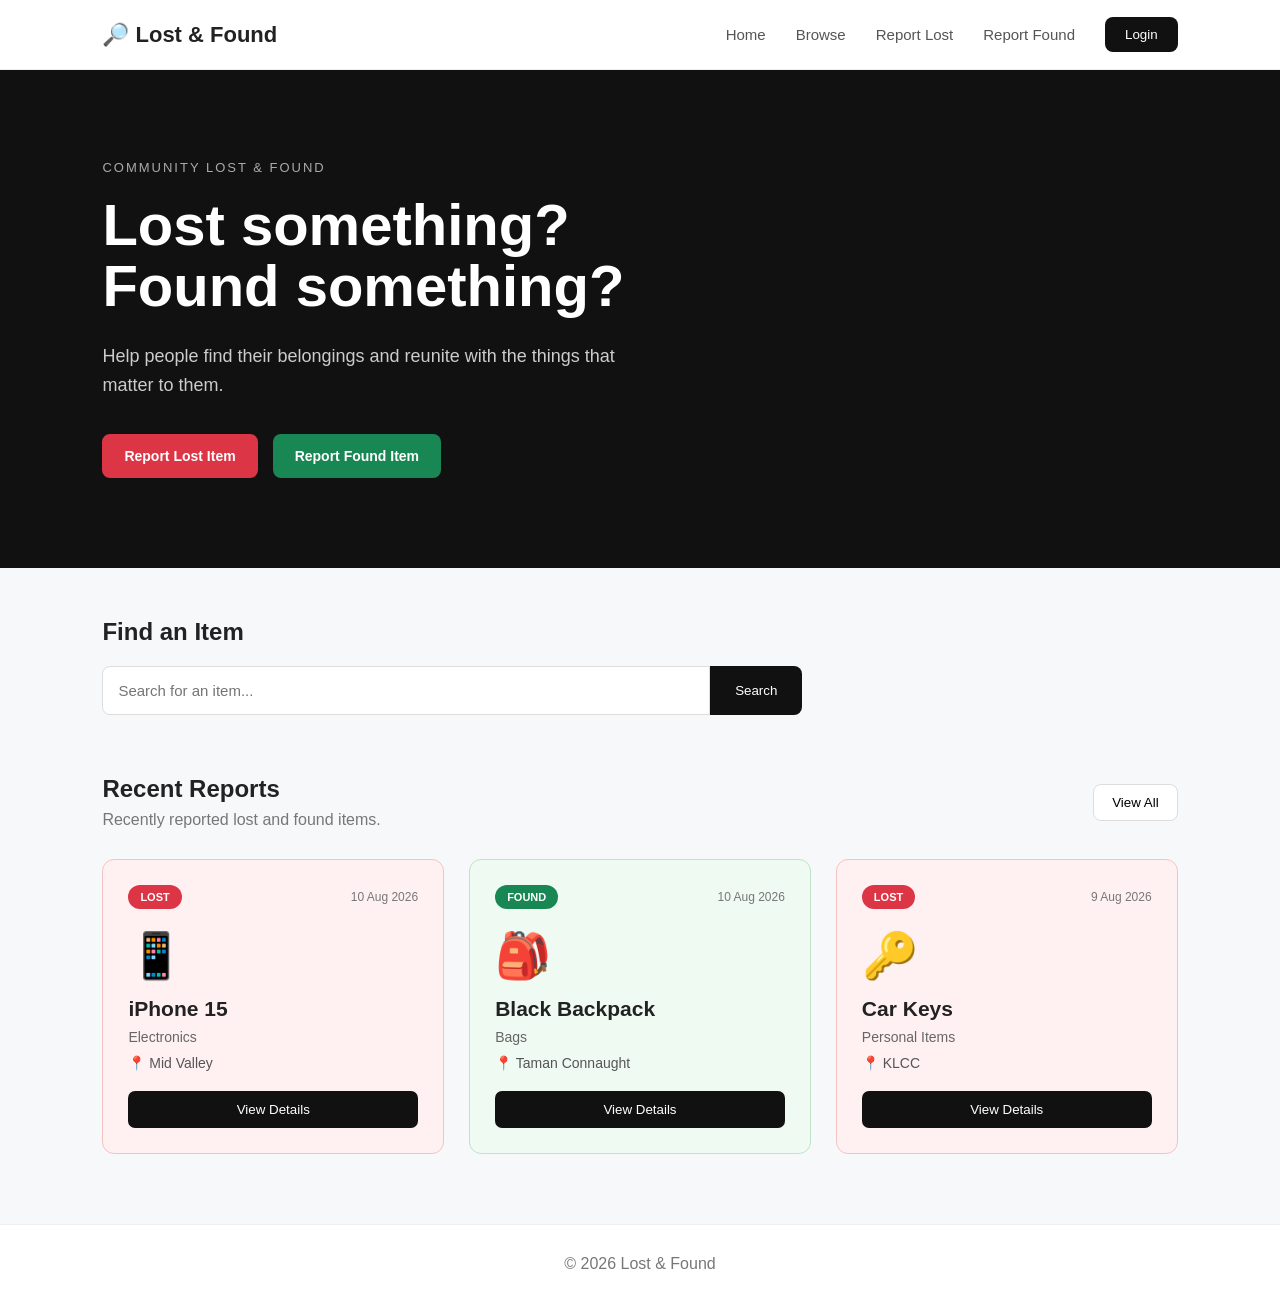
<file: index.html>
<!DOCTYPE html>
<html lang="en">

<head>

    <meta charset="UTF-8">

    <meta
        name="viewport"
        content="width=device-width, initial-scale=1.0"
    >

    <title>Lost & Found</title>

    <link rel="stylesheet" href="style.css">

</head>


<body>


<!-- =========================
     NAVIGATION
========================= -->

<header class="navbar">

    <div class="logo">
        🔎 Lost & Found
    </div>

    <nav>

        <a href="#">
            Home
        </a>

        <a href="#recent-items">
            Browse
        </a>

        <a href="#"
           onclick="openLostModal(); return false;">
            Report Lost
        </a>

        <a href="#"
           onclick="openFoundModal(); return false;">
            Report Found
        </a>

    </nav>

    <button class="login-btn">
        Login
    </button>

</header>


<!-- =========================
     HERO
========================= -->

<section class="hero">

    <div class="hero-content">

        <p class="hero-label">
            COMMUNITY LOST & FOUND
        </p>

        <h1>
            Lost something?<br>
            Found something?
        </h1>

        <p class="hero-description">
            Help people find their belongings and reunite
            with the things that matter to them.
        </p>

        <div class="hero-buttons">

            <button
                class="primary-btn"
                onclick="openLostModal()"
            >
                Report Lost Item
            </button>

            <button
                class="secondary-btn"
                onclick="openFoundModal()"
            >
                Report Found Item
            </button>

        </div>

    </div>

</section>


<!-- =========================
     SEARCH
========================= -->

<section class="search-section">

    <h2>
        Find an Item
    </h2>

    <div class="search-box">

        <input
            type="text"
            id="searchInput"
            placeholder="Search for an item..."
        >

        <button id="searchButton">
            Search
        </button>

    </div>

</section>


<!-- =========================
     RECENT ITEMS
========================= -->

<section
    class="items-section"
    id="recent-items"
>

    <div class="section-header">

        <div>

            <h2>
                Recent Reports
            </h2>

            <p>
                Recently reported lost and found items.
            </p>

        </div>

        <button class="view-btn">
            View All
        </button>

    </div>


    <div class="items-grid">


        <!-- LOST ITEM -->

        <div class="item-card lost-card">

            <div class="item-top">

                <span class="item-type lost">
                    LOST
                </span>

                <span class="item-date">
                    10 Aug 2026
                </span>

            </div>

            <div class="item-icon">
                📱
            </div>

            <h3>
                iPhone 15
            </h3>

            <p class="category">
                Electronics
            </p>

            <p class="location">
                📍 Mid Valley
            </p>

            <button class="details-btn">
                View Details
            </button>

        </div>


        <!-- FOUND ITEM -->

        <div class="item-card found-card">

            <div class="item-top">

                <span class="item-type found">
                    FOUND
                </span>

                <span class="item-date">
                    10 Aug 2026
                </span>

            </div>

            <div class="item-icon">
                🎒
            </div>

            <h3>
                Black Backpack
            </h3>

            <p class="category">
                Bags
            </p>

            <p class="location">
                📍 Taman Connaught
            </p>

            <button class="details-btn">
                View Details
            </button>

        </div>


        <!-- LOST ITEM -->

        <div class="item-card lost-card">

            <div class="item-top">

                <span class="item-type lost">
                    LOST
                </span>

                <span class="item-date">
                    9 Aug 2026
                </span>

            </div>

            <div class="item-icon">
                🔑
            </div>

            <h3>
                Car Keys
            </h3>

            <p class="category">
                Personal Items
            </p>

            <p class="location">
                📍 KLCC
            </p>

            <button class="details-btn">
                View Details
            </button>

        </div>


    </div>

</section>


<!-- =========================
     LOST ITEM MODAL
========================= -->

<div
    id="lostModal"
    class="modal"
>

    <div class="modal-content lost-modal">

        <button
            class="close-btn"
            onclick="closeLostModal()"
        >
            ×
        </button>


        <div class="modal-header">

            <span class="modal-icon">
                🔴
            </span>

            <div>

                <p class="modal-label lost-label">
                    LOST ITEM
                </p>

                <h2>
                    Report a Lost Item
                </h2>

                <p>
                    Tell us about the item you lost.
                </p>

            </div>

        </div>


        <form id="lostItemForm">


            <div class="form-group">

                <label>
                    Item Name
                </label>

                <input
                    type="text"
                    name="title"
                    placeholder="e.g. iPhone 15"
                    required
                >

            </div>


            <div class="form-group">

                <label>
                    Category
                </label>

                <select
                    name="category"
                    required
                >

                    <option value="">
                        Select a category
                    </option>

                    <option>
                        Electronics
                    </option>

                    <option>
                        Bags
                    </option>

                    <option>
                        Wallet
                    </option>

                    <option>
                        Keys
                    </option>

                    <option>
                        Documents
                    </option>

                    <option>
                        Clothing
                    </option>

                    <option>
                        Others
                    </option>

                </select>

            </div>


            <div class="form-group">

                <label>
                    Description
                </label>

                <textarea
                    name="description"
                    rows="4"
                    placeholder="Describe the item..."
                    required
                ></textarea>

            </div>


            <div class="form-group">

                <label>
                    Location Lost
                </label>

                <input
                    type="text"
                    name="location"
                    placeholder="e.g. Mid Valley"
                    required
                >

            </div>


            <div class="form-group">

                <label>
                    Date Lost
                </label>

                <input
                    type="date"
                    name="date"
                    required
                >

            </div>


            <div class="form-group">

                <label>
                    Contact Email
                </label>

                <input
                    type="email"
                    name="contactEmail"
                    placeholder="example@email.com"
                    required
                >

            </div>


            <button
                type="submit"
                class="submit-btn lost-submit"
            >
                Report Lost Item
            </button>

        </form>

    </div>

</div>


<!-- =========================
     FOUND ITEM MODAL
========================= -->

<div
    id="foundModal"
    class="modal"
>

    <div class="modal-content found-modal">

        <button
            class="close-btn"
            onclick="closeFoundModal()"
        >
            ×
        </button>


        <div class="modal-header">

            <span class="modal-icon">
                🟢
            </span>

            <div>

                <p class="modal-label found-label">
                    FOUND ITEM
                </p>

                <h2>
                    Report a Found Item
                </h2>

                <p>
                    Help someone find their belongings.
                </p>

            </div>

        </div>


        <form id="foundItemForm">


            <div class="form-group">

                <label>
                    Item Name
                </label>

                <input
                    type="text"
                    name="title"
                    placeholder="e.g. Black Backpack"
                    required
                >

            </div>


            <div class="form-group">

                <label>
                    Category
                </label>

                <select
                    name="category"
                    required
                >

                    <option value="">
                        Select a category
                    </option>

                    <option>
                        Electronics
                    </option>

                    <option>
                        Bags
                    </option>

                    <option>
                        Wallet
                    </option>

                    <option>
                        Keys
                    </option>

                    <option>
                        Documents
                    </option>

                    <option>
                        Clothing
                    </option>

                    <option>
                        Others
                    </option>

                </select>

            </div>


            <div class="form-group">

                <label>
                    Description
                </label>

                <textarea
                    name="description"
                    rows="4"
                    placeholder="Describe the item..."
                    required
                ></textarea>

            </div>


            <div class="form-group">

                <label>
                    Location Found
                </label>

                <input
                    type="text"
                    name="location"
                    placeholder="e.g. Taman Connaught"
                    required
                >

            </div>


            <div class="form-group">

                <label>
                    Date Found
                </label>

                <input
                    type="date"
                    name="date"
                    required
                >

            </div>


            <div class="form-group">

                <label>
                    Contact Email
                </label>

                <input
                    type="email"
                    name="contactEmail"
                    placeholder="example@email.com"
                    required
                >

            </div>


            <button
                type="submit"
                class="submit-btn found-submit"
            >
                Report Found Item
            </button>

        </form>

    </div>

</div>


<!-- FOOTER -->

<footer>

    <p>
        © 2026 Lost & Found
    </p>

</footer>


<script src="app.js"></script>

</body>

</html>
</file>
<file: style.css>
* {
    margin: 0;
    padding: 0;
    box-sizing: border-box;
}

body {
    font-family: Arial, sans-serif;
    background: #f7f8fa;
    color: #222;
}


/* =========================
   NAVIGATION
========================= */

.navbar {
    height: 70px;
    background: white;

    display: flex;
    align-items: center;

    padding: 0 8%;

    border-bottom: 1px solid #eee;
}

.logo {
    font-size: 22px;
    font-weight: bold;
    flex: 1;
}

.navbar nav {
    display: flex;
    gap: 30px;
}

.navbar nav a {
    text-decoration: none;
    color: #555;
    font-size: 15px;
}

.navbar nav a:hover {
    color: #111;
}

.login-btn {
    margin-left: 30px;

    padding: 10px 20px;

    background: #111;
    color: white;

    border: none;
    border-radius: 8px;

    cursor: pointer;
}

.login-btn:hover {
    background: #333;
}


/* =========================
   HERO
========================= */

.hero {
    background: #111;
    color: white;

    padding: 90px 8%;
}

.hero-content {
    max-width: 700px;
}

.hero-label {
    font-size: 13px;
    letter-spacing: 2px;

    margin-bottom: 20px;

    color: #aaa;
}

.hero h1 {
    font-size: 58px;
    line-height: 1.05;

    margin-bottom: 25px;
}

.hero-description {
    color: #ccc;

    font-size: 18px;
    line-height: 1.6;

    max-width: 550px;

    margin-bottom: 35px;
}

.hero-buttons {
    display: flex;
    gap: 15px;
}

.primary-btn,
.secondary-btn {
    padding: 14px 22px;

    border-radius: 8px;

    cursor: pointer;

    font-weight: bold;

    font-size: 14px;
}

.primary-btn {
    border: none;

    background: #dc3545;
    color: white;
}

.primary-btn:hover {
    background: #bb2d3b;
}

.secondary-btn {
    background: #198754;

    border: none;

    color: white;
}

.secondary-btn:hover {
    background: #157347;
}


/* =========================
   SEARCH
========================= */

.search-section {
    padding: 50px 8% 20px;
}

.search-section h2 {
    margin-bottom: 20px;
}

.search-box {
    display: flex;
    max-width: 700px;
}

.search-box input {
    flex: 1;

    padding: 15px;

    border: 1px solid #ddd;

    border-radius: 8px 0 0 8px;

    font-size: 15px;

    outline: none;
}

.search-box input:focus {
    border-color: #999;
}

.search-box button {
    padding: 0 25px;

    border: none;

    background: #111;
    color: white;

    border-radius: 0 8px 8px 0;

    cursor: pointer;
}

.search-box button:hover {
    background: #333;
}


/* =========================
   ITEMS SECTION
========================= */

.items-section {
    padding: 40px 8% 70px;
}

.section-header {
    display: flex;

    justify-content: space-between;
    align-items: center;

    margin-bottom: 30px;
}

.section-header p {
    color: #777;
    margin-top: 8px;
}

.view-btn {
    padding: 10px 18px;

    background: white;

    border: 1px solid #ddd;

    border-radius: 8px;

    cursor: pointer;
}

.view-btn:hover {
    background: #f5f5f5;
}


/* =========================
   ITEM GRID
========================= */

.items-grid {
    display: grid;

    grid-template-columns: repeat(3, 1fr);

    gap: 25px;
}


/* =========================
   ITEM CARD
========================= */

.item-card {
    padding: 25px;

    border-radius: 12px;

    transition: 0.2s;
}

.item-card:hover {
    transform: translateY(-4px);

    box-shadow:
        0 10px 30px rgba(0, 0, 0, 0.10);
}


/* LOST CARD */

.lost-card {
    background: #fff1f1;

    border: 1px solid #f5c2c2;
}


/* FOUND CARD */

.found-card {
    background: #effaf2;

    border: 1px solid #bfe3c7;
}


/* =========================
   ITEM HEADER
========================= */

.item-top {
    display: flex;

    justify-content: space-between;
    align-items: center;

    margin-bottom: 20px;
}

.item-type {
    padding: 6px 12px;

    border-radius: 20px;

    font-size: 11px;

    font-weight: bold;
}


/* LOST STATUS */

.item-type.lost {
    background: #dc3545;
    color: white;
}


/* FOUND STATUS */

.item-type.found {
    background: #198754;
    color: white;
}

.item-date {
    color: #777;

    font-size: 12px;
}


/* =========================
   ITEM CONTENT
========================= */

.item-icon {
    font-size: 45px;

    margin-bottom: 15px;
}

.item-card h3 {
    font-size: 21px;

    margin-bottom: 8px;
}

.category {
    color: #666;

    font-size: 14px;

    margin-bottom: 10px;
}

.location {
    color: #555;

    font-size: 14px;

    margin-bottom: 20px;
}


/* =========================
   DETAILS BUTTON
========================= */

.details-btn {
    width: 100%;

    padding: 11px;

    background: #111;

    color: white;

    border: none;

    border-radius: 7px;

    cursor: pointer;
}

.details-btn:hover {
    background: #333;
}


/* =========================
   FOOTER
========================= */

footer {
    background: white;

    text-align: center;

    padding: 30px;

    color: #777;

    border-top: 1px solid #eee;
}


/* =================================================
   REPORT MODAL
================================================= */

.modal {
    display: none;

    position: fixed;

    z-index: 1000;

    inset: 0;

    background: rgba(0, 0, 0, 0.6);

    padding: 20px;

    overflow-y: auto;
}

.modal.active {
    display: flex;

    align-items: center;

    justify-content: center;
}


/* =========================
   MODAL CONTAINER
========================= */

.modal-content {
    position: relative;

    width: 100%;

    max-width: 520px;

    max-height: 90vh;

    overflow-y: auto;

    background: white;

    padding: 25px 28px;

    box-shadow:
        0 15px 40px rgba(0, 0, 0, 0.20);
}


/* =========================
   CLOSE BUTTON
========================= */

.close-btn {
    position: absolute;

    right: 15px;
    top: 12px;

    width: 30px;
    height: 30px;

    border: none;

    background: transparent;

    font-size: 24px;

    color: #777;

    cursor: pointer;
}

.close-btn:hover {
    color: #111;
}


/* =========================
   MODAL HEADER
========================= */

.modal-header {
    display: flex;

    gap: 12px;

    align-items: flex-start;

    margin-bottom: 20px;
}

.modal-icon {
    font-size: 26px;
}

.modal-label {
    font-size: 10px;

    font-weight: bold;

    letter-spacing: 1.3px;

    margin-bottom: 4px;
}


/* LOST LABEL */

.lost-label {
    color: #dc3545;
}


/* FOUND LABEL */

.found-label {
    color: #198754;
}

.modal-header h2 {
    font-size: 24px;

    margin-bottom: 4px;
}

.modal-header p:last-child {
    color: #777;

    font-size: 13px;
}


/* =========================
   FORM
========================= */

.form-group {
    margin-bottom: 13px;
}

.form-group label {
    display: block;

    margin-bottom: 5px;

    font-size: 13px;

    font-weight: bold;
}

.form-group input,
.form-group select,
.form-group textarea {
    width: 100%;

    padding: 9px 11px;

    border: 1px solid #ddd;

    border-radius: 6px;

    font-family: inherit;

    font-size: 13px;

    outline: none;
}

.form-group input:focus,
.form-group select:focus,
.form-group textarea:focus {
    border-color: #888;
}

.form-group textarea {
    resize: vertical;

    min-height: 65px;
}


/* =========================
   SUBMIT BUTTON
========================= */

.submit-btn {
    width: 100%;

    padding: 11px;

    color: white;

    border: none;

    border-radius: 7px;

    font-weight: bold;

    font-size: 14px;

    cursor: pointer;

    margin-top: 3px;
}


/* LOST SUBMIT */

.lost-submit {
    background: #dc3545;
}

.lost-submit:hover {
    background: #bb2d3b;
}


/* FOUND SUBMIT */

.found-submit {
    background: #198754;
}

.found-submit:hover {
    background: #157347;
}


/* =========================
   MOBILE
========================= */

@media (max-width: 900px) {

    .items-grid {
        grid-template-columns: 1fr 1fr;
    }
}


@media (max-width: 600px) {

    .navbar nav {
        display: none;
    }

    .hero {
        padding: 60px 5%;
    }

    .hero h1 {
        font-size: 42px;
    }

    .hero-buttons {
        flex-direction: column;
    }

    .search-section,
    .items-section {
        padding-left: 5%;
        padding-right: 5%;
    }

    .items-grid {
        grid-template-columns: 1fr;
    }

    /* MODAL */

    .modal {
        padding: 10px;
    }

    .modal-content {
        max-height: 95vh;

        padding: 22px 20px;
    }

    .modal-header h2 {
        font-size: 21px;
    }

    .modal-header {
        margin-bottom: 16px;
    }

    .form-group {
        margin-bottom: 11px;
    }

    .form-group textarea {
        min-height: 60px;
    }
}
</file>
